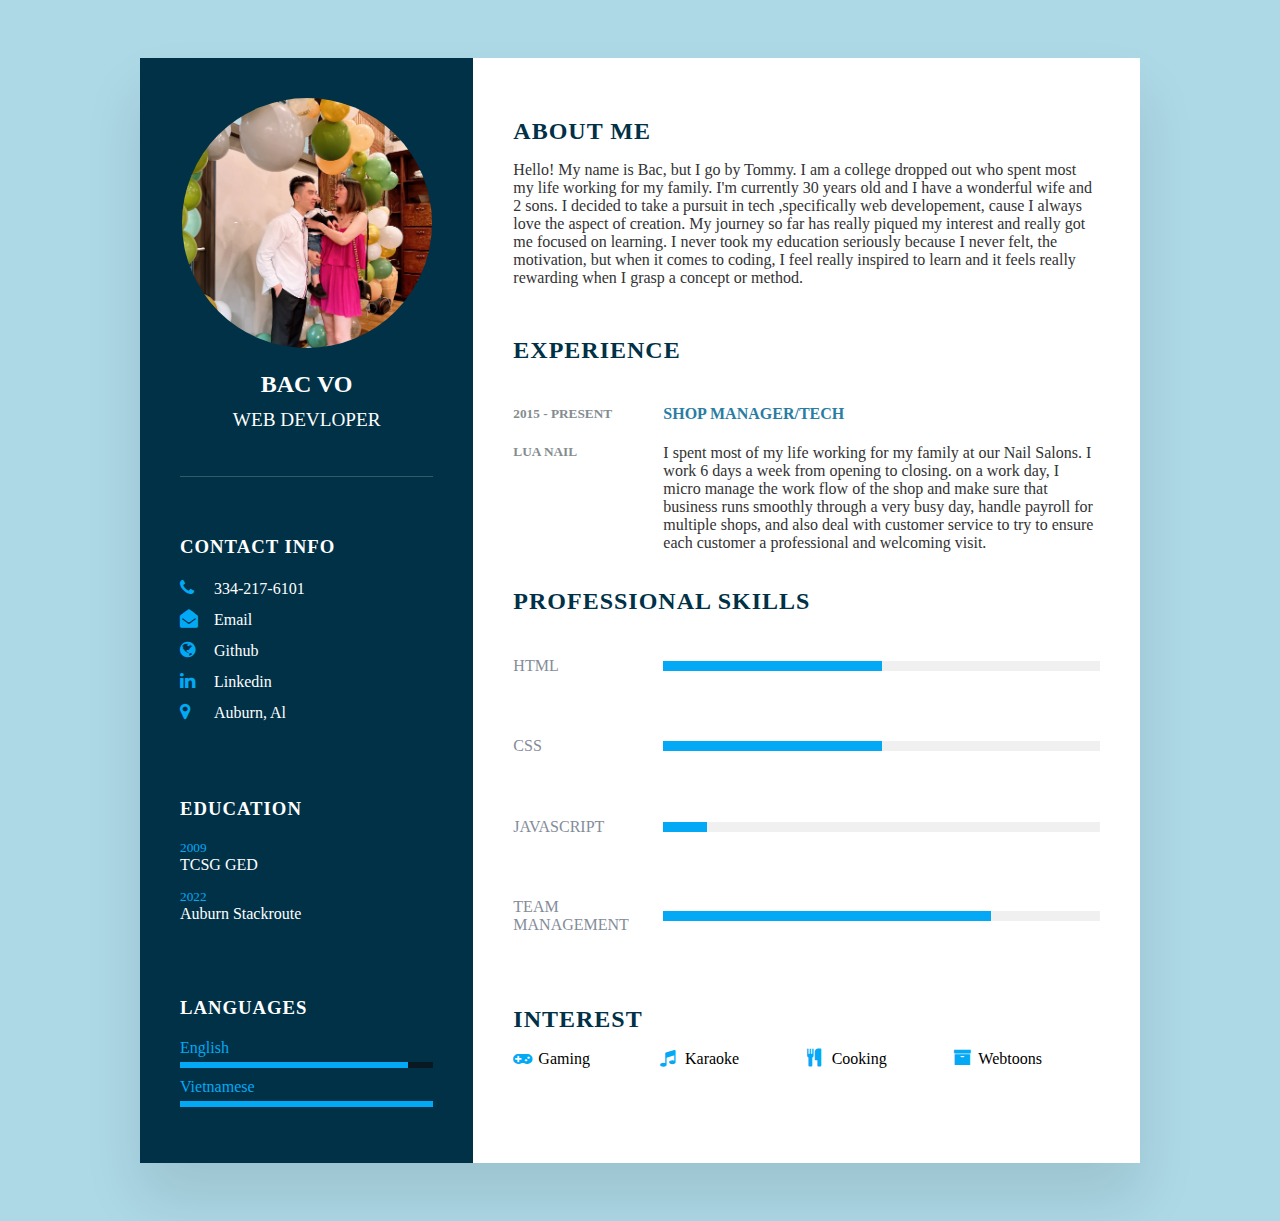
<file: index.html>
<!DOCTYPE html>
<html lang="en">

<head>
    <meta charset="UTF-8">
    <meta http-equiv="X-UA-Compatible" content="IE=edge">
    <meta name="viewport" content="width=device-width, initial-scale=1.0">
    <link rel="stylesheet" href="https://cdnjs.cloudflare.com/ajax/libs/font-awesome/4.7.0/css/font-awesome.css"
        integrity="sha512-5A8nwdMOWrSz20fDsjczgUidUBR8liPYU+WymTZP1lmY9G6Oc7HlZv156XqnsgNUzTyMefFTcsFH/tnJE/+xBg=="
        crossorigin="anonymous" referrerpolicy="no-referrer" />
    <link rel="stylesheet" href="/style.css">
    <title>Resume</title>
</head>

<body>
    <div class="container">
        <div class="left_Side">
            <div class="profileText">
                <div class="imgBox">
                    <img src="/family.JPG" width="250px" height="250px" alt="Family">
                </div>
                <h2>Bac Vo<br><span>Web Devloper</span></h2>
            </div>
            <div class="contactInfo">
                <h3 class="title">Contact Info</h3>
                <ul>
                    <li>
                        <span class="icon"><i class="fa fa-phone" aria-hidden="true"></i></span>
                        <span class="text">334-217-6101</span>
                    </li>
                    <li>
                        <span class="icon"><i class="fa fa-envelope-open" aria-hidden="true"></i></span>
                        <span class="text"><a href="mailto:Bvo0821@gmail.com">Email</a></span>
                    </li>
                    <li>
                        <span class="icon"><i class="fa fa-globe" aria-hidden="true"></i></span>
                        <span class="text"><a href="http://github.com/ibvo0821" target="_blank">Github</a></span>
                    </li>
                    <li>
                        <span class="icon"><i class="fa fa-linkedin" aria-hidden="true"></i></span>
                        <span class="text"><a href="http://linkedin.com/in/tommy-vo-732610227/" target="_blank">Linkedin</a></span>
                    </li>
                    <li>
                        <span class="icon"><i class="fa fa-map-marker" aria-hidden="true"></i></span>
                        <span class="text">Auburn, Al</span>
                    </li>
                </ul>
            </div>
            <div class="contactInfo education">
                <h3 class="title">Education</h3>
                <ul>
                    <li>
                        <h5>2009</h5>
                        <h4>TCSG GED</h4>
                    </li>
                    <li>
                        <h5>2022</h5>
                        <h4>Auburn Stackroute</h4>
                    </li>
                </ul>
            </div>
            <div class="contactInfo language">
                <h3 class="title">Languages</h3>
                <ul>
                    <li>
                        <span class="text">English</span>
                        <span class="percent">
                            <div style="width: 90%;"></div>
                        </span>
                    </li>
                    <li>
                        <span class="text">Vietnamese</span>
                        <span class="percent">
                            <div style="width: 100%;"></div>
                        </span>
                    </li>
                </ul>
            </div>
        </div>
        <div class="right_Side">
            <div class="about">
                <h2 class="title2">About Me</h2>
                <p>Hello! My name is Bac, but I go by Tommy. I am a college dropped out who spent most my life working
                    for my family.
                    I'm currently 30 years old and I have a wonderful wife and 2 sons. I decided to take a pursuit in
                    tech ,specifically web developement, cause I always love
                    the aspect of creation. My journey so far has really piqued my interest and really got me focused on
                    learning. I never
                    took my education seriously because I never felt, the motivation, but when it comes to coding, I
                    feel really inspired to
                    learn and it feels really rewarding when I grasp a concept or method.
                </p>
            </div>
            <div class="about">
                <h2 class="title2">Experience</h2>
                <div class="box">
                    <div class="year_company">
                        <h5>2015 - Present</h5>
                        <h5>Lua Nail</h5>
                    </div>
                    <div class="text">
                        <h4>Shop Manager/Tech</h4>
                        <p>I spent most of my life working for my family at our Nail Salons. I work 6 days
                            a week from opening to closing. on a work day, I micro manage the
                            work flow of the shop
                            and make sure that business runs smoothly through a very busy day, handle payroll for
                            multiple shops, and also deal with customer
                            service to try to ensure each customer a professional and welcoming visit.
                        </p>
                    </div>
                </div>
                <div class="about skills">
                    <h2 class="title2">Professional Skills</h2>
                    <div class="box">
                        <h4>Html</h4>
                        <div class="percent">
                            <div style="width: 50%;"></div>
                        </div>
                    </div>
                    <div class="box">
                        <h4>CSS</h4>
                        <div class="percent">
                            <div style="width: 50%;"></div>
                        </div>
                    </div>
                    <div class="box">
                        <h4>Javascript</h4>
                        <div class="percent">
                            <div style="width: 10%;"></div>
                        </div>
                    </div>
                    <div class="box">
                        <h4>Team Management</h4>
                        <div class="percent">
                            <div style="width: 75%;"></div>
                        </div>
                    </div>
                </div>
            </div>
            <div class="about interest">
                <h2 class="title2">Interest</h2>
                <ul>
                    <li><i class="fa fa-gamepad" aria-hidden="true"></i>Gaming</li>
                    <li><i class="fa fa-music" aria-hidden="true"></i>Karaoke</li>
                    <li><i class="fa fa-cutlery" aria-hidden="true"></i>Cooking</li>
                    <li><i class="fa fa-archive" aria-hidden="true"></i>Webtoons</li>
                </ul>
            </div>
        </div>
    </div>



</body>

</html>
</file>
<file: style.css>
@import url('https://fonts.googleapis.com/css?family=Poppins:200,300,400,500,600,700,800,900&display=swap')

* {
    margin: 0;
    padding: 0;
    box-sizing: border-box;
    font-family: 'Poppins', sans-serif;
} 

body {
    background: lightblue;
    display: flex;
    justify-content: center;
    align-items: center;
    min-height: 100vh;
}

.container {
    position: relative;
    width: 100%;
    max-width: 1000px;
    min-height: 1000px;
    margin: 50px;
    background: #fff;
    display: grid;
    grid-template-columns: 1fr 2fr;
    box-shadow: 0 35px 55px rgba(0,0,0,0.1);
}

.container .left_Side {
    position: relative;
    background: #003147;
    padding: 40px;
}

.profileText {
    position: relative;
    display: flex;
    flex-direction: column;
    align-items: center;
    padding-bottom: 20px;
    border-bottom: 1px solid rgba(255,255,255,0.2);

}

.profileText .imgBox {
    position: relative;
    width: 250px;
    height: 250px;
    border-radius: 50%;
    overflow: hidden;
}

.profileText .imgBox img {
    position: absolute;
    top: 0;
    left: 0;
    width: 100%;
    height: 100%;
    object-fit: cover;
}

.profileText h2 {
    color: #fff;
    font-size: 1.5em;
    margin-top: 20px;
    text-transform: uppercase;
    text-align: center;
    font-weight: 600;
    line-height: 1.4em;
}

.contactInfo {
    padding-top: 40px;
}

.title {
    color: #fff;
    text-transform: uppercase;
    font-weight: 600;
    letter-spacing: 1px;
    margin-bottom: 20px;
}

.contactInfo ul {
    position: relative;
    padding: 0;

}

.contactInfo ul li {
    position: relative;
    list-style: none;
    margin: 10px 0;
    cursor: pointer;
}

.contactInfo ul li .icon {
    display: inline-block;
    width: 30px;
    font-size: 18px;
    color: #03a9f4;
}

.contactInfo ul li span {
    color: #fff;
    font-weight: 300;
}

.contactInfo ul li a {
    text-decoration: none;
    color: #fff;
    font-weight: 300;
    cursor: pointer;
    font-family: ;
}

.contactInfo.education li {
    margin-bottom: 15px;
}

.contactInfo.education h5 {
    color: #03a9f4;
    font-weight: 500;
    margin: 0;
}

.contactInfo.education h4 {
    color: #fff;
    font-weight: 300;
    margin: 0;
}

.contactInfo.language ul li span {
    color: #03a9f4;
}

.contactInfo.language .percent {
    position: relative;
    width: 100%;
    height: 6px;
    background: #081921;
    display: block;
    margin-top: 5px;
}

.contactInfo.language .percent div {
    position: absolute;
    top: 0;
    left: 0;
    height: 100%;
    background: #03a9f4;
}

.profileText h2 span {
    font-size: 0.8em;
    font-weight: 300;
}

.container .right_Side {
    position: relative;
    background: #fff;
    padding: 40px;
}

.about {
    margin-bottom: 50px;
}

.about:last-child {
    margin-bottom: 0;
}

.title2 {
    color: #003147;
    text-transform: uppercase;
    letter-spacing: 1px;
    margin-bottom: 10px;
}

p {
    color: #333;
}

.about .box {
    display: flex;
    flex-direction: row;
    margin: 20px 0;
}
 .about .box .year_company {
    min-width: 150px;
 }

 .about .box .year_company h5 {
    text-transform: uppercase;
    color: #848c90;
    font-weight: 600;
 }

 .about .box .text h4 {
    text-transform: uppercase;
    color: #2a7da2;
    font-size: 16px;
 }
 
 .skills .box {
    position: relative;
    width: 100%;
    display: grid;
    grid-template-columns: 150px 1fr;
    justify-content: center;
    align-items: center;
 }

 .skills .box h4 {
    text-transform: uppercase;
    color: #848c99;
    font-weight: 500;
 }

 .skills .box .percent {
    position: relative;
    width: 100%;
    height: 10px;
    background: #f0f0f0;
 }

 .skills .box .percent div {
    position: absolute;
    top: 0;
    left: 0;
    height: 100%;
    background: #03a9f4;
 }

 .interest ul {
    display: grid;
    grid-template-columns: repeat(4,1fr);
    list-style: none;
    padding: 0;
 }

 .interestul ul li {
    color: #333;
    font-weight: 500;
    margin: 10px 0;
 }

 .interest ul li .fa {
    color: #03a9f4;
    font-size: 18px;
    width: 20px;
    padding-right: 5px;
 }

@media (max-width: 1000px) {
    .container {
        margin: 10px;
        grid-template-columns: repeat(1,1fr);
    }

    .interest ul {
        grid-template-columns: repeat(2,1fr);
    }
}

@media (max-width: 600px) {
    .about .box {
        flex-direction: column;
    }

    .about .box .year_company {
        margin-bottom: 5px;
    }

    .interest ul {
        grid-template-columns: repeat(1,1fr);
    }
}
</file>
